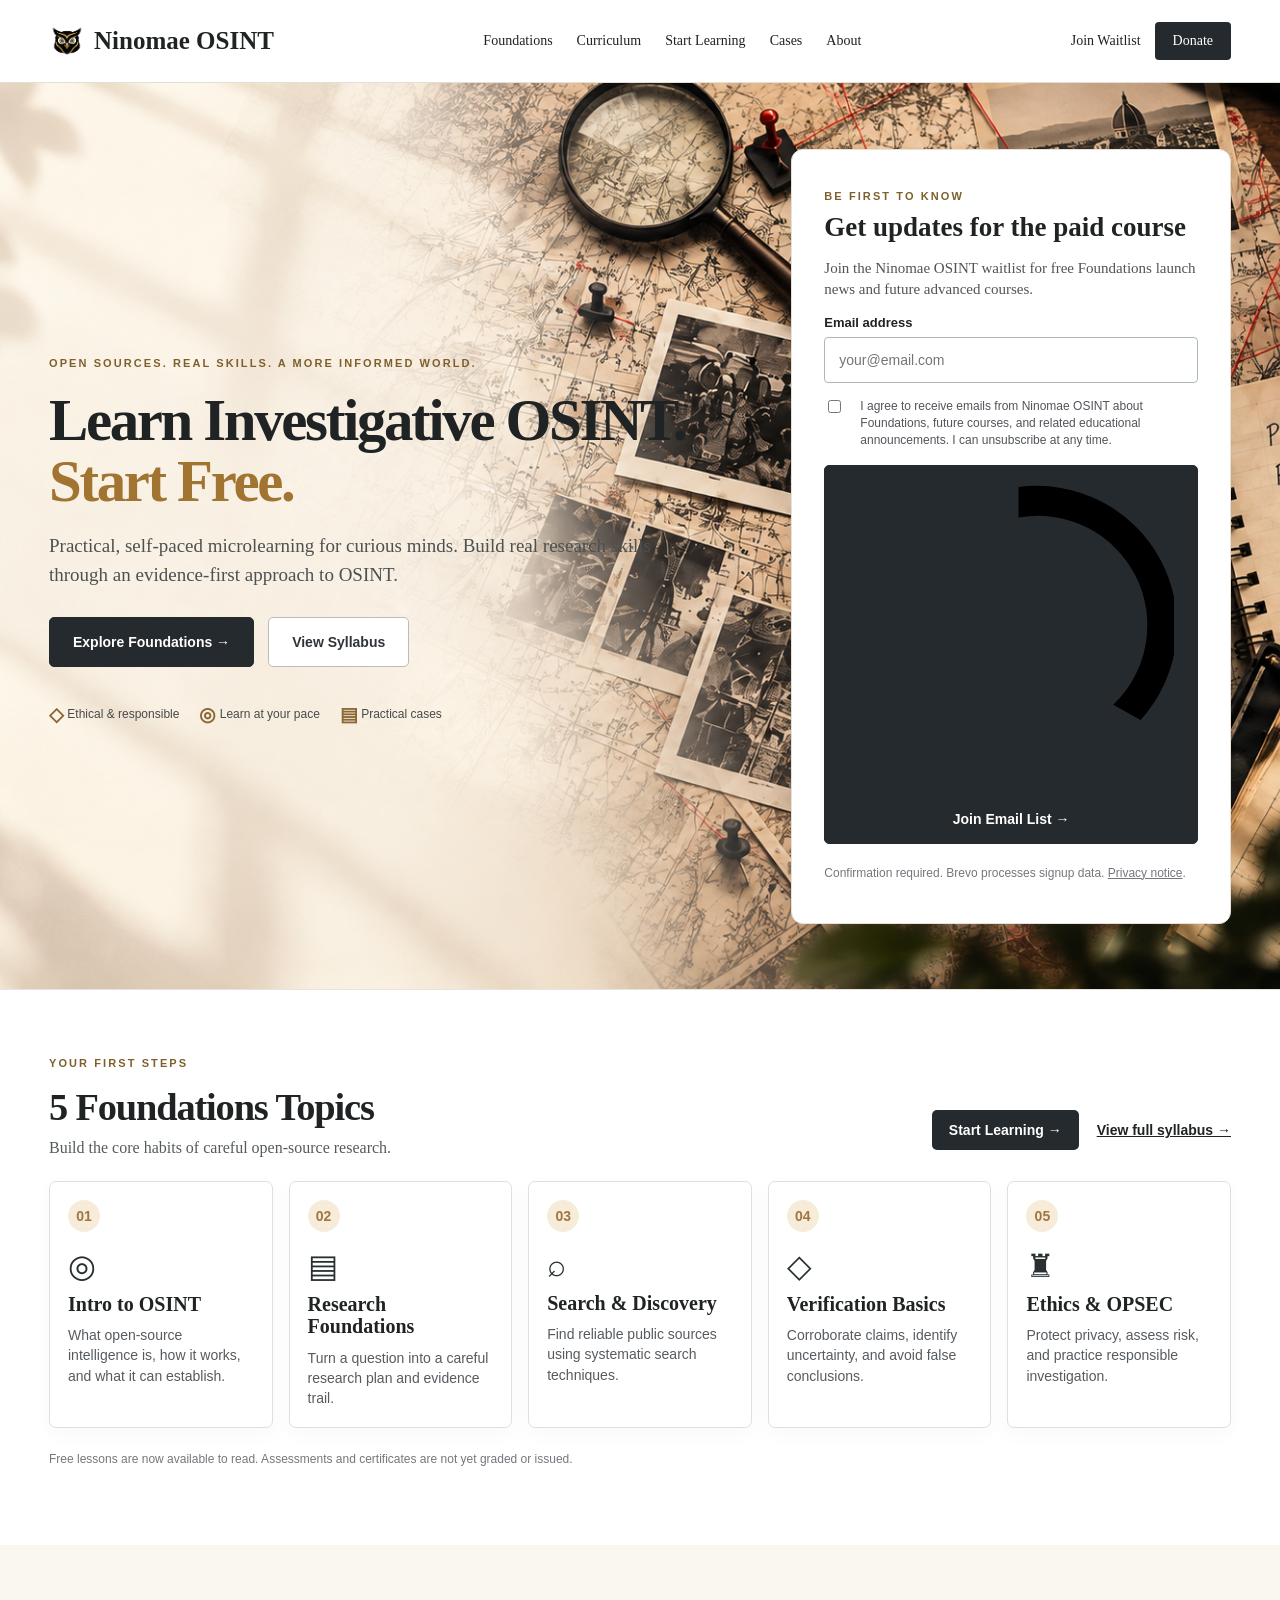
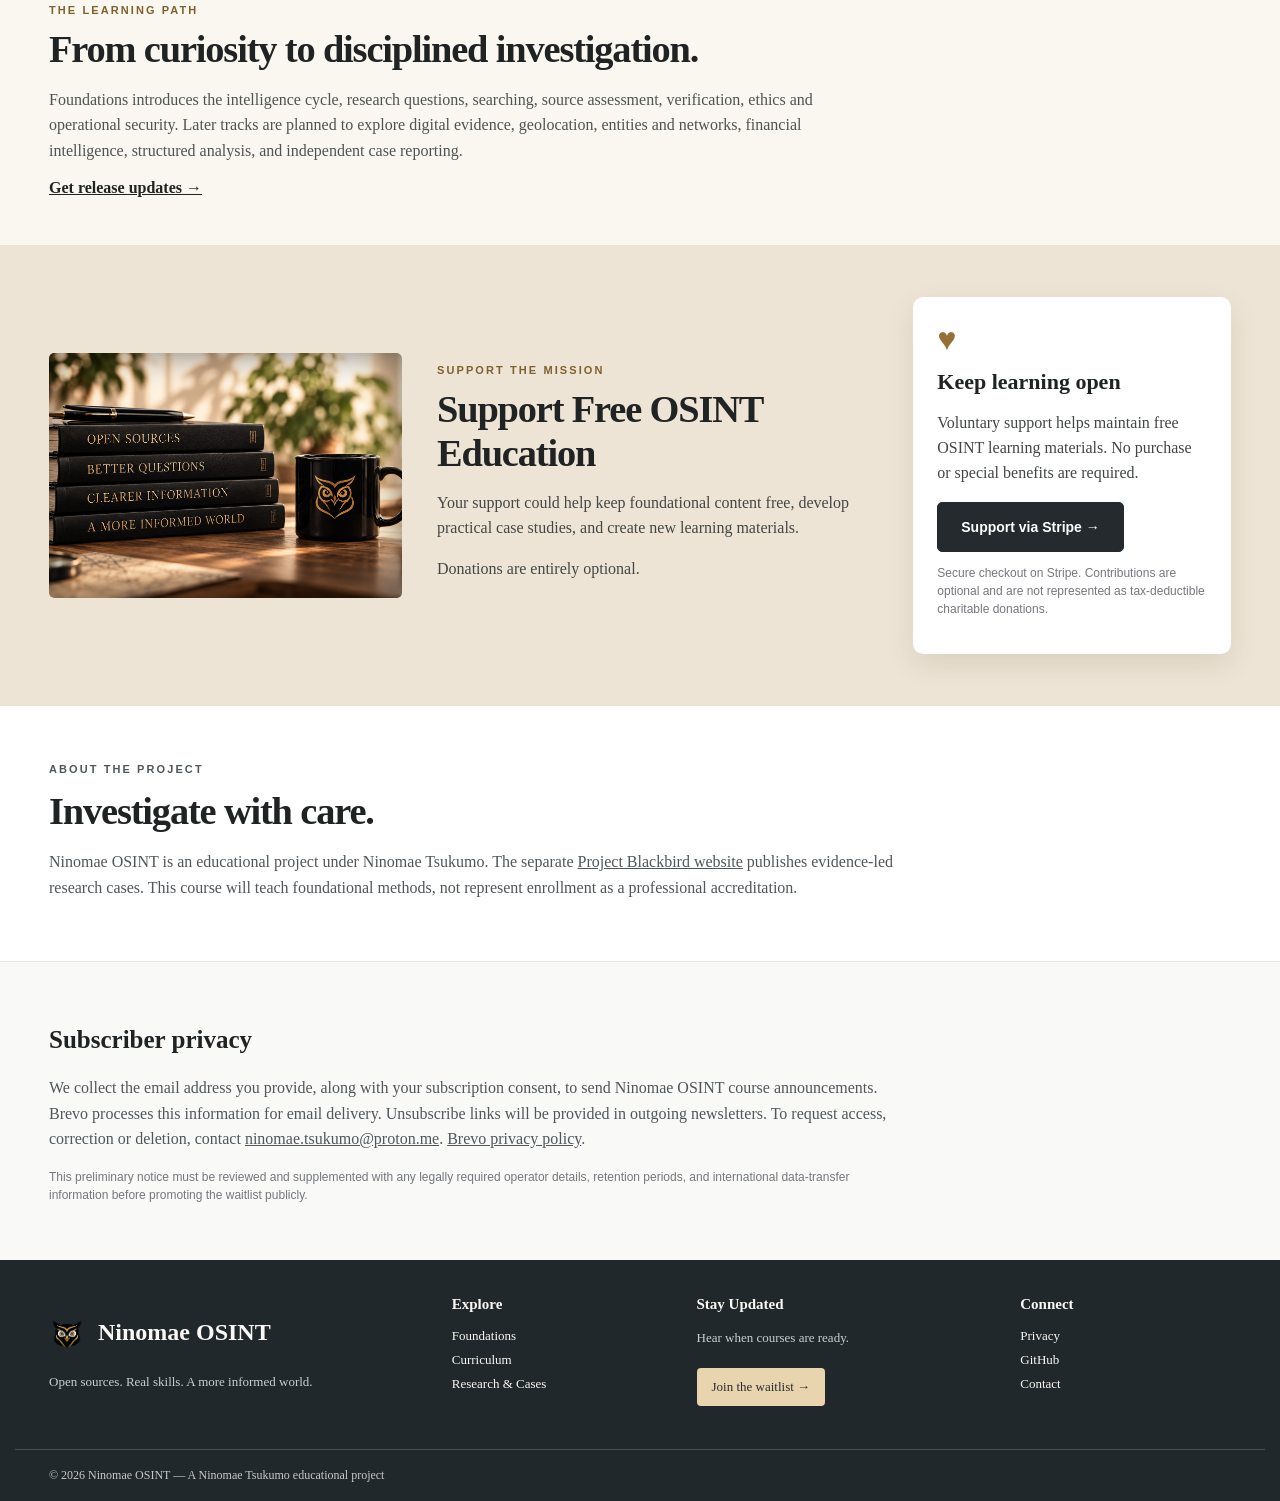
<file: index.html>
<!DOCTYPE html>
<html lang="en">
  <head>
    <meta charset="utf-8">
    <meta name="viewport" content="width=device-width,initial-scale=1">
    <meta name="description" content="Ninomae OSINT — free, evidence-led OSINT microlearning, research methods, verification and ethical investigations.">
    <title>Ninomae OSINT | Learn Investigative OSINT. Start Free.</title>
    <link rel="stylesheet" href="styles.css?v=20261012-restore3">
    <link rel="stylesheet" href="https://sibforms.com/forms/end-form/build/sib-styles.css">
  </head>
  <body>
    <header class="header">
      <div class="wrap header-inner">
        <a class="brand" href="#home"><img class="owl-logo" width="36" height="36" style="width:36px;height:36px;object-fit:contain;flex-shrink:0" src="assets/ninomae%20OSINT%20Course%20Logo.png" alt="" aria-hidden="true">Ninomae OSINT</a>
        <nav aria-label="Main navigation">
          <a href="#foundations">Foundations</a>
<a href="#curriculum">Curriculum</a>
<a href="learn/">Start Learning</a>
<a href="https://ninomaetsukumo.github.io/#research">Cases</a>
<a href="#about">About</a>
        </nav>
        <div class="header-cta">
          <a href="#waitlist">Join Waitlist</a>
<a class="dark-mini" href="#support">Donate</a>
        </div>
      </div>
    </header>
    <main id="home">
      <section class="hero">
        <div class="wrap hero-grid">
          <div class="hero-copy">
            <p class="eyebrow">
              OPEN SOURCES. REAL SKILLS. A MORE INFORMED WORLD.
            </p>
            <h1>
              Learn Investigative OSINT.<br><em>Start Free.</em>
            </h1>
            <p class="lede">
              Practical, self-paced microlearning for curious minds. Build real research skills through an evidence-first approach to OSINT.
            </p>
            <div class="actions">
              <a class="btn primary" href="#foundations">Explore Foundations →</a>
<a class="btn secondary" href="#curriculum">View Syllabus</a>
            </div>
            <div class="qualities">
              <span><strong>◇</strong> Ethical & responsible</span><span><strong>◎</strong> Learn at your pace</span><span><strong>▤</strong> Practical cases</span>
            </div>
          </div>
          <div class="newsletter" id="waitlist">
            <p class="eyebrow">
              BE FIRST TO KNOW
            </p>
            <h2>
              Get updates for the paid course
            </h2>
            <p>
              Join the Ninomae OSINT waitlist for free Foundations launch news and future advanced courses.
            </p>
            <div id="sib-form-container" class="sib-form-container">
              <div id="error-message" class="sib-form-message-panel" role="alert">
                <div class="sib-form-message-panel__text">
                  <span class="sib-form-message-panel__inner-text">We couldn't process your registration. Please try again later.</span>
                </div>
              </div>
              <div id="success-message" class="sib-form-message-panel" role="status">
                <div class="sib-form-message-panel__text">
                  <span class="sib-form-message-panel__inner-text">Check your inbox! Click the confirmation link to join the Ninomae OSINT waitlist.</span>
                </div>
              </div>
              <div id="sib-container">
                <form id="sib-form" action="https://98d12967.sibforms.com/serve/[base64]" method="POST" data-type="subscription">
                  <div class="sib-input">
                    <label for="EMAIL">Email address</label>
                    <div class="entry__field">
                      <input class="input" type="email" id="EMAIL" name="EMAIL" autocomplete="email" placeholder="your@email.com" data-required="true" required>
                    </div>
                    <label class="entry__error entry__error--primary"></label>
                  </div>
                  <div class="sib-optin" data-required="true">
                    <label class="consent"><input type="checkbox" class="input_replaced" id="OPT_IN" name="OPT_IN" value="1" required><span class="checkbox checkbox_tick_positive"></span><span>I agree to receive emails from Ninomae OSINT about Foundations, future courses, and related educational announcements. I can unsubscribe at any time.</span></label><label class="entry__error entry__error--primary"></label>
                  </div>
                  <button class="btn primary full sib-form-block__button sib-form-block__button-with-loader" type="submit"><svg class="sib-hide-loader-icon" viewBox="0 0 512 512" aria-hidden="true" hidden><path d="M460 374a220 220 0 0 0-192-366v48a172 172 0 0 1 149 294z"></path></svg>Join Email List →</button><input type="text" name="email_address_check" value="" class="input--hidden" tabindex="-1" autocomplete="off"><input type="hidden" name="locale" value="en">
                </form>
              </div>
            </div>
            <p class="fine">
              Confirmation required. Brevo processes signup data. <a href="#privacy">Privacy notice</a>.
            </p>
          </div>
        </div>
      </section>
      <section class="section" id="foundations">
        <div class="wrap">
          <p class="eyebrow">
            YOUR FIRST STEPS
          </p>
          <div class="section-head">
            <div>
              <h2>
                5 Foundations Topics
              </h2>
              <p>
                Build the core habits of careful open-source research.
              </p>
            </div>
            <div class="foundation-actions"><a class="foundation-start" href="learn/">Start Learning →</a><a href="#curriculum">View full syllabus →</a></div>
          </div>
          <div class="modules">
            <a class="module-card" href="learn/?module=1" aria-label="Start Module 1">
              <span class="count">01</span>
              <div class="glyph">
                ◎
              </div>
              <h3>
                Intro to OSINT
              </h3>
              <p>
                What open-source intelligence is, how it works, and what it can establish.
              </p>
            </a>
            <a class="module-card" href="learn/?module=2" aria-label="Start Module 2">
              <span class="count">02</span>
              <div class="glyph">
                ▤
              </div>
              <h3>
                Research Foundations
              </h3>
              <p>
                Turn a question into a careful research plan and evidence trail.
              </p>
            </a>
            <a class="module-card" href="learn/?module=3" aria-label="Start Module 3">
              <span class="count">03</span>
              <div class="glyph">
                ⌕
              </div>
              <h3>
                Search & Discovery
              </h3>
              <p>
                Find reliable public sources using systematic search techniques.
              </p>
            </a>
            <a class="module-card" href="learn/?module=4" aria-label="Start Module 4">
              <span class="count">04</span>
              <div class="glyph">
                ◇
              </div>
              <h3>
                Verification Basics
              </h3>
              <p>
                Corroborate claims, identify uncertainty, and avoid false conclusions.
              </p>
            </a>
            <a class="module-card" href="learn/?module=5" aria-label="Start Module 5">
              <span class="count">05</span>
              <div class="glyph">
                ♜
              </div>
              <h3>
                Ethics & OPSEC
              </h3>
              <p>
                Protect privacy, assess risk, and practice responsible investigation.
              </p>
            </a>
          </div>
          <p class="note">
            Free lessons are now available to read. Assessments and certificates are not yet graded or issued.
          </p>
        </div>
      </section>
      <section class="curriculum" id="curriculum">
        <div class="wrap">
          <p class="eyebrow">
            THE LEARNING PATH
          </p>
          <h2>
            From curiosity to disciplined investigation.
          </h2>
          <p>
            Foundations introduces the intelligence cycle, research questions, searching, source assessment, verification, ethics and operational security. Later tracks are planned to explore digital evidence, geolocation, entities and networks, financial intelligence, structured analysis, and independent case reporting.
          </p>
          <a href="#waitlist">Get release updates →</a>
        </div>
      </section>
      <section class="donate" id="support">
        <div class="wrap donate-grid">
          <div class="donate-picture" role="img" aria-label="Research books and Ninomae OSINT owl mug"></div>
          <div>
            <p class="eyebrow">
              SUPPORT THE MISSION
            </p>
            <h2>
              Support Free OSINT Education
            </h2>
            <p>
              Your support could help keep foundational content free, develop practical case studies, and create new learning materials.
            </p>
            <p>
              Donations are entirely optional.
            </p>
          </div>
          <div class="donate-card">
            <div class="heart">
              ♥
            </div>
            <h3>
              Keep learning open
            </h3>
            <p>
              Voluntary support helps maintain free OSINT learning materials. No purchase or special benefits are required.
            </p>
            <a class="btn primary" href="https://buy.stripe.com/28EaEX9Zmf2Za3R40ZcZa00" target="_blank" rel="noopener noreferrer">Support via Stripe →</a>
            <p class="note">Secure checkout on Stripe. Contributions are optional and are not represented as tax-deductible charitable donations.</p>
          </div>
        </div>
      </section>
      <section class="about" id="about">
        <div class="wrap">
          <p class="eyebrow">
            ABOUT THE PROJECT
          </p>
          <h2>
            Investigate with care.
          </h2>
          <p>
            Ninomae OSINT is an educational project under Ninomae Tsukumo. The separate <a href="https://ninomaetsukumo.github.io/">Project Blackbird website</a> publishes evidence-led research cases. This course will teach foundational methods, not represent enrollment as a professional accreditation.
          </p>
        </div>
      </section>
      <section class="privacy" id="privacy">
        <div class="wrap">
          <h2>
            Subscriber privacy
          </h2>
          <p>
            We collect the email address you provide, along with your subscription consent, to send Ninomae OSINT course announcements. Brevo processes this information for email delivery. Unsubscribe links will be provided in outgoing newsletters. To request access, correction or deletion, contact <a href="mailto:ninomae.tsukumo@proton.me">ninomae.tsukumo@proton.me</a>. <a href="https://www.brevo.com/en/legal/privacypolicy/">Brevo privacy policy</a>.
          </p>
          <p class="note">
            This preliminary notice must be reviewed and supplemented with any legally required operator details, retention periods, and international data-transfer information before promoting the waitlist publicly.
          </p>
        </div>
      </section>
    </main>
    <footer>
      <div class="wrap footer-grid">
        <div>
          <h2>
            <img class="owl-logo" width="36" height="36" style="width:36px;height:36px;object-fit:contain;flex-shrink:0" src="assets/ninomae%20OSINT%20Course%20Logo.png" alt="" aria-hidden="true"> Ninomae OSINT
          </h2>
          <p>
            Open sources. Real skills. A more informed world.
          </p>
        </div>
        <div>
          <strong>Explore</strong><a href="#foundations">Foundations</a>
<a href="#curriculum">Curriculum</a>
<a href="https://ninomaetsukumo.github.io/#research">Research & Cases</a>
        </div>
        <div>
          <strong>Stay Updated</strong>
          <p>
            Hear when courses are ready.
          </p>
          <a class="foot-cta" href="#waitlist">Join the waitlist →</a>
        </div>
        <div>
          <strong>Connect</strong><a href="#privacy">Privacy</a>
<a href="https://github.com/ninomaetsukumo">GitHub</a>
<a href="mailto:ninomae.tsukumo@proton.me">Contact</a>
        </div>
      </div>
      <div class="wrap copyright">
        © 2026 Ninomae OSINT — A Ninomae Tsukumo educational project
      </div>
    </footer>
    <script>window.REQUIRED_CODE_ERROR_MESSAGE="Required";window.LOCALE="en";window.EMAIL_INVALID_MESSAGE=window.SMS_INVALID_MESSAGE="Please enter a valid email address.";window.REQUIRED_ERROR_MESSAGE="This field is required.";window.GENERIC_INVALID_MESSAGE="Please check the information and try again.";window.REQUIRED_MULTISELECT_MESSAGE="Please select at least one option.";window.translation={common:{selectedList:"{quantity} list selected",selectedLists:"{quantity} lists selected",selectedOption:"{quantity} selected",selectedOptions:"{quantity} selected"}};var AUTOHIDE=Boolean(0);</script>
    <script defer src="https://sibforms.com/forms/end-form/build/main.js"></script>
  </body>
</html>
</file>
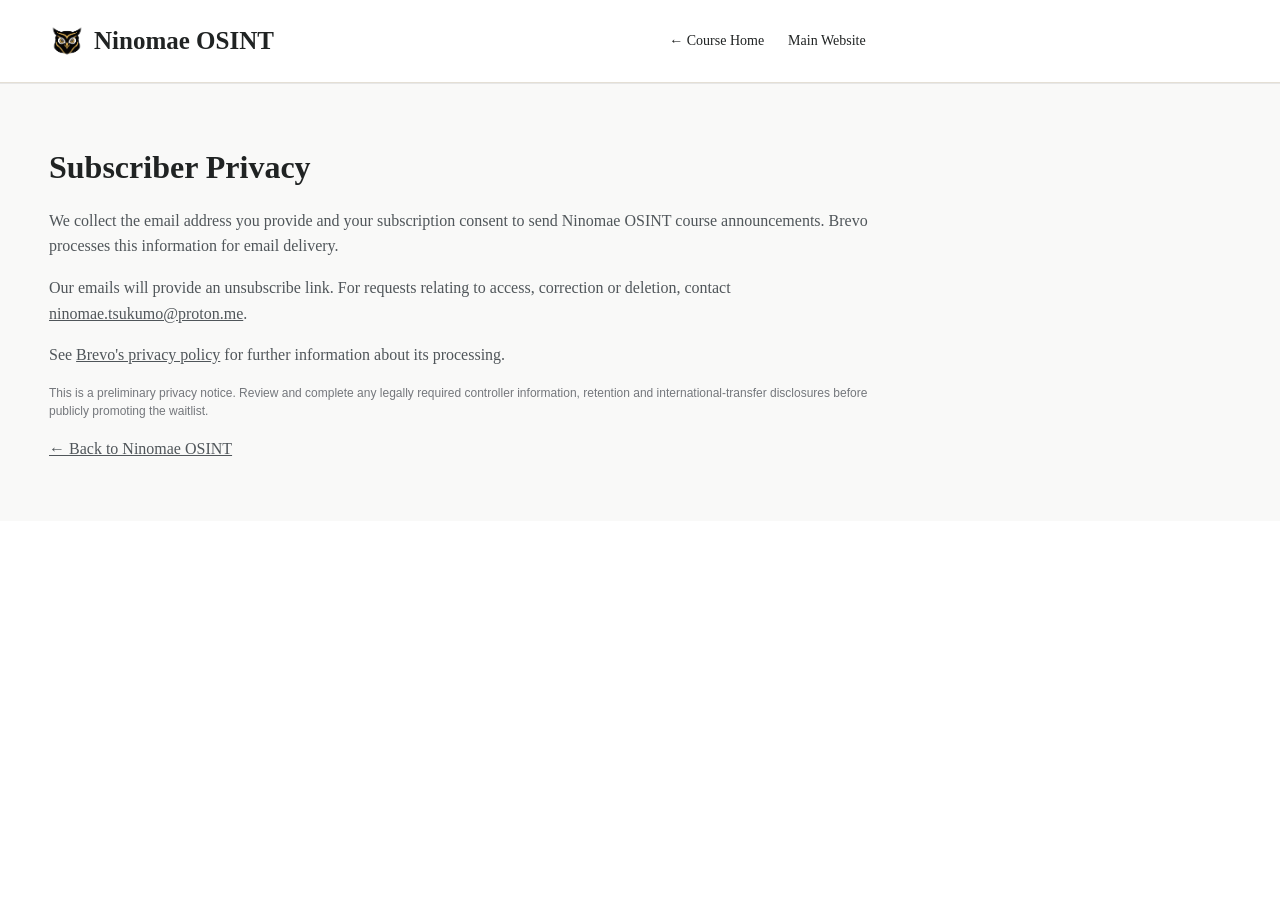
<file: privacy.html>
<!DOCTYPE html>
<html lang="en">
  <head>
    <meta charset="utf-8">
    <meta name="viewport" content="width=device-width, initial-scale=1">
    <title>Subscriber Privacy | Ninomae OSINT</title>
    <link rel="stylesheet" href="styles.css">
  </head>
  <body>
    <header class="header">
      <div class="wrap header-inner">
        <a class="brand" href="./">
          <img class="owl-logo" src="assets/ninomae%20OSINT%20Course%20Logo.png" alt="" aria-hidden="true">
          Ninomae OSINT
        </a>
        <nav aria-label="Main navigation"><a href="./">← Course Home</a><a href="https://ninomaetsukumo.github.io/">Main Website</a></nav>
      </div>
    </header>
    <main class="privacy">
      <div class="wrap">
        <h1>Subscriber Privacy</h1>
        <p>We collect the email address you provide and your subscription consent to send Ninomae OSINT course announcements. Brevo processes this information for email delivery.</p>
        <p>Our emails will provide an unsubscribe link. For requests relating to access, correction or deletion, contact <a href="mailto:ninomae.tsukumo@proton.me">ninomae.tsukumo@proton.me</a>.</p>
        <p>See <a href="https://www.brevo.com/en/legal/privacypolicy/">Brevo's privacy policy</a> for further information about its processing.</p>
        <p class="note">This is a preliminary privacy notice. Review and complete any legally required controller information, retention and international-transfer disclosures before publicly promoting the waitlist.</p>
        <p><a href="./">← Back to Ninomae OSINT</a></p>
      </div>
    </main>
  </body>
</html>
</file>
<file: styles.css>
:root {
  --ink: #202323;
  --cream: #f7f2ea;
  --gold: #946e31;
  --muted: #606366;
  --line: #e3dfd8;
}

* {
  box-sizing: border-box;
}

html {
  scroll-behavior: smooth;
}

body {
  margin: 0;
  font-family: Georgia,'Times New Roman',serif;
  color: var(--ink);
  background: #fff;
}

a {
  color: inherit;
}

.wrap {
  max-width: 1250px;
  margin: auto;
  padding: 0 34px;
}

.header {
  border-bottom: 1px solid #e4dfd5;
  background: #fff;
}

.header-inner {
  min-height: 82px;
  display: flex;
  gap: 30px;
  align-items: center;
}

.brand {
  font-size: 25px;
  font-weight: 700;
  text-decoration: none;
  white-space: nowrap;
}

.symbol {
  font-size: 32px;
  color: var(--gold);
  margin-right: 9px;
}

.header nav {
  display: flex;
  gap: 24px;
  margin: auto;
}

.header nav a,.header-cta a {
  font-size: 14px;
  text-decoration: none;
}

.header-cta {
  display: flex;
  align-items: center;
  gap: 14px;
  white-space: nowrap;
}

.dark-mini {
  background: #252a2e;
  color: #fff;
  padding: 11px 18px;
  border-radius: 4px;
}

.hero {
  background: #f7f2ea url("assets/hero-background.png") center / cover no-repeat;
  border-bottom: 1px solid #e8e4dd;
}

.hero-grid {
  display: grid;
  grid-template-columns: 1.48fr .94fr;
  gap: 50px;
  align-items: center;
  padding-top: 66px;
  padding-bottom: 65px;
}

.eyebrow {
  font: 700 11px Arial,sans-serif;
  letter-spacing: .19em;
  color: #7e602d;
}

.hero h1 {
  font-size: clamp(44px,4.6vw,68px);
  line-height: 1.02;
  letter-spacing: -.04em;
  margin: 22px 0 18px;
}

.hero h1 em {
  font-style: normal;
  color: #a27431;
}

.lede {
  font-size: 19px;
  line-height: 1.54;
  max-width: 660px;
  color: #4d5151;
}

.actions {
  display: flex;
  gap: 14px;
  margin: 28px 0 36px;
}

.btn {
  font: 700 14px Arial,sans-serif;
  padding: 16px 23px;
  cursor: pointer;
  border-radius: 5px;
  border: 1px solid #252a2e;
  text-decoration: none;
  display: inline-block;
  text-align: center;
}

.primary {
  background: #252a2e!important;
  color: white!important;
}

.secondary {
  background: #fff;
  color: #303438;
  border-color: #bbb;
}

.qualities {
  display: flex;
  gap: 20px;
  font: 12px Arial,sans-serif;
  color: #474a4a;
  flex-wrap: wrap;
}

.qualities strong {
  font-size: 19px;
  color: #8b6734;
  vertical-align: middle;
}

.newsletter {
  background: #fff;
  border-radius: 12px;
  border: 1px solid #e7e1d7;
  box-shadow: 0 12px 40px #5c534025;
  padding: 29px 32px;
}

.newsletter h2 {
  font-size: 27px;
  line-height: 1.1;
  margin: 6px 0 13px;
}

.newsletter p:not(.eyebrow) {
  line-height: 1.4;
  font-size: 15px;
  color: #505458;
}

.newsletter form label:not(.consent) {
  display: block;
  font: 700 13px Arial,sans-serif;
  margin-bottom: 7px;
}

.newsletter input[type=email] {
  width: 100%;
  font: 14px Arial,sans-serif;
  padding: 14px;
  border: 1px solid #adb7bb;
  border-radius: 4px;
  min-height: 44px;
}

.newsletter .consent {
  display: flex;
  gap: 8px;
  align-items: flex-start;
  font: 12px/1.45 Arial,sans-serif;
  color: #50555a;
  margin: 15px 0;
}

.consent input {
  margin-top: 2px;
}

.newsletter .full {
  width: 100%;
  margin: 0 0 8px;
}

.fine,.note {
  font: 12px/1.5 Arial,sans-serif!important;
  color: #74777c!important;
}

.input--hidden {
  position: absolute!important;
  left: -9999px!important;
}

.sib-form-message-panel {
  display: none;
  margin: 10px 0;
  padding: 9px;
  border-radius: 4px;
}

.sib-form-message-panel__text {
  font: 12px Arial,sans-serif;
}

.section {
  padding: 56px 0 65px;
}

.section-head {
  display: flex;
  align-items: center;
  justify-content: space-between;
  gap: 20px;
}

.section h2,.curriculum h2,.donate h2,.about h2 {
  font-size: clamp(32px,3vw,45px);
  margin: 5px 0 10px;
  letter-spacing: -.03em;
}

.section-head p {
  color: #555b5c;
  margin: 0 0 24px;
}

.section-head a {
  font-size: 14px;
  font-weight: bold;
  white-space: nowrap;
}

.modules {
  display: grid;
  grid-template-columns: repeat(5,1fr);
  gap: 16px;
}

.modules article {
  min-height: 232px;
  border: 1px solid #e0dfdb;
  border-radius: 7px;
  padding: 18px;
  background: #fff;
  box-shadow: 0 6px 20px #36333208;
}

.count {
  font: 700 14px Arial,sans-serif;
  color: #a0763f;
  background: #f7ecda;
  width: 32px;
  height: 32px;
  display: grid;
  place-items: center;
  border-radius: 50%;
}

.glyph {
  font-size: 32px;
  margin: 15px 0 8px;
  color: #272f31;
}

.modules h3 {
  font-size: 20px;
  line-height: 1.13;
  margin: 0 0 10px;
}

.modules p {
  font: 14px/1.45 Arial,sans-serif;
  color: #565b60;
  margin: 0;
}

.section>.wrap>.note {
  margin-top: 22px;
}

.curriculum {
  background: #faf7f0;
  padding: 48px 0;
}

.curriculum p:not(.eyebrow) {
  max-width: 790px;
  line-height: 1.6;
  color: #4e5355;
}

.curriculum a {
  font-weight: bold;
}

.donate {
  background: #eee4d5;
  padding: 52px 0;
}

.donate-grid {
  display: grid;
  grid-template-columns: 1fr 1.25fr .9fr;
  gap: 35px;
  align-items: center;
}

.donate-picture {
  height: 245px;
  border-radius: 5px;
  background: #d2bda0 url("assets/donation-background.png") center / cover no-repeat;
  display: flex;
  align-items: center;
  justify-content: center;
  box-shadow: inset 0 0 35px #0008;
}

.books {
  font: 700 19px/2 Georgia,serif;
  letter-spacing: .13em;
  color: #e6c891;
  text-align: center;
}

.donate p:not(.eyebrow) {
  line-height: 1.55;
  color: #434646;
}

.donate-card {
  border-radius: 10px;
  background: white;
  padding: 24px;
  box-shadow: 0 10px 27px #584e3621;
}

.donate-card h3 {
  font-size: 22px;
  margin: 11px 0;
}

.heart {
  color: #947136;
  font-size: 32px;
}

.pending {
  display: block;
  border-top: 1px solid #ddd;
  padding-top: 13px;
  font: 700 12px Arial,sans-serif;
  color: #876d42;
}

.about,.privacy {
  padding: 44px 0;
}

.about p,.privacy p {
  line-height: 1.6;
  max-width: 850px;
  color: #50565a;
}

.privacy {
  background: #f9f9f8;
  border-top: 1px solid #e7e7e7;
}

.privacy h2 {
  font-size: 25px;
}

footer {
  background: #20282b;
  color: #faf8f4;
}

.footer-grid {
  padding-top: 36px;
  padding-bottom: 35px;
  display: grid;
  grid-template-columns: 1.4fr .8fr 1.1fr .8fr;
  gap: 34px;
}

.footer-grid h2 {
  font-size: 24px;
}

.footer-grid p {
  font-size: 13px;
  line-height: 1.5;
  color: #c7d0d1;
}

.footer-grid strong {
  display: block;
  font-size: 15px;
  margin-bottom: 15px;
}

.footer-grid a {
  display: block;
  font-size: 13px;
  margin: 8px 0;
  text-decoration: none;
}

.foot-cta {
  display: inline-block!important;
  background: #e9d4b0;
  color: #292c2e;
  padding: 11px 15px;
  border-radius: 4px;
}

.copyright {
  border-top: 1px solid #455055;
  padding-top: 18px;
  padding-bottom: 18px;
  color: #c9c9c6;
  font-size: 12px;
}

@media(max-width:1050px) {
  .header nav {
    gap: 13px;
  }
  .hero-grid {
    gap: 25px;
  }
  .modules {
    grid-template-columns: repeat(3,1fr);
  }
  .donate-grid {
    grid-template-columns: 1fr 1fr;
  }
  .donate-picture {
    display: none;
  }
}

@media(max-width:750px) {
  .wrap {
    padding: 0 20px;
  }
  .header-inner {
    flex-wrap: wrap;
    gap: 12px;
    padding-top: 15px;
    padding-bottom: 15px;
  }
  .brand {
    font-size: 21px;
  }
  .header nav {
    order: 3;
    width: 100%;
    margin: 0;
    overflow-x: auto;
    padding: 10px 0;
  }
  .header-cta {
    margin-left: auto;
    gap: 10px;
  }
  .header-cta a {
    font-size: 12px;
  }
  .hero-grid {
    grid-template-columns: 1fr;
    padding-top: 40px;
    padding-bottom: 45px;
  }
  .hero h1 {
    font-size: 47px;
  }
  .newsletter {
    max-width: 500px;
  }
  .section-head {
    display: block;
  }
  .modules {
    grid-template-columns: repeat(2,1fr);
  }
  .donate-grid {
    grid-template-columns: 1fr;
  }
  .footer-grid {
    grid-template-columns: repeat(2,1fr);
    gap: 20px;
  }
}

@media(max-width:440px) {
  .modules {
    grid-template-columns: 1fr;
  }
  .actions {
    flex-wrap: wrap;
  }
  .qualities {
    display: grid;
  }
  .hero h1 {
    font-size: 39px;
  }
  .footer-grid {
    grid-template-columns: 1fr;
  }
}


/* Approved uploaded image assets; original page layout retained. */
.brand {
  display: inline-flex;
  align-items: center;
  gap: 9px;
}

.owl-logo {
  display: inline-block;
  width: 36px;
  height: 36px;
  object-fit: contain;
  vertical-align: middle;
}

.footer-grid h2 .owl-logo {
  width: 34px;
  height: 34px;
  margin-right: 7px;
}

.donate-picture {
  background-position: center;
}

/* Foundations course entry points — existing card layout preserved */
.foundation-actions{display:flex;gap:18px;align-items:center;flex-wrap:wrap;font:700 14px Arial,sans-serif}.foundation-actions a{text-decoration:none}.foundation-actions a:last-child{text-decoration:underline}.foundation-start{background:#252a2e;color:#fff;padding:12px 17px;border-radius:5px}.foundation-start:hover,.foundation-start:focus-visible{background:#493a2a;color:#fff}.modules .module-card{display:block;min-height:232px;border:1px solid #e0dfdb;border-radius:7px;padding:18px;background:#fff;box-shadow:0 6px 20px #36333208;text-decoration:none;color:inherit;transition:border-color .15s,transform .15s,box-shadow .15s}.modules .module-card:hover,.modules .module-card:focus-visible{border-color:#946e31;box-shadow:0 9px 22px #36333220;transform:translateY(-2px);outline-offset:3px}.modules .module-card h3{font-size:20px;line-height:1.13;margin:0 0 10px}.modules .module-card p{font:14px/1.45 Arial,sans-serif;color:#565b60;margin:0}@media(max-width:680px){.foundation-actions{margin-bottom:16px}}
</file>
